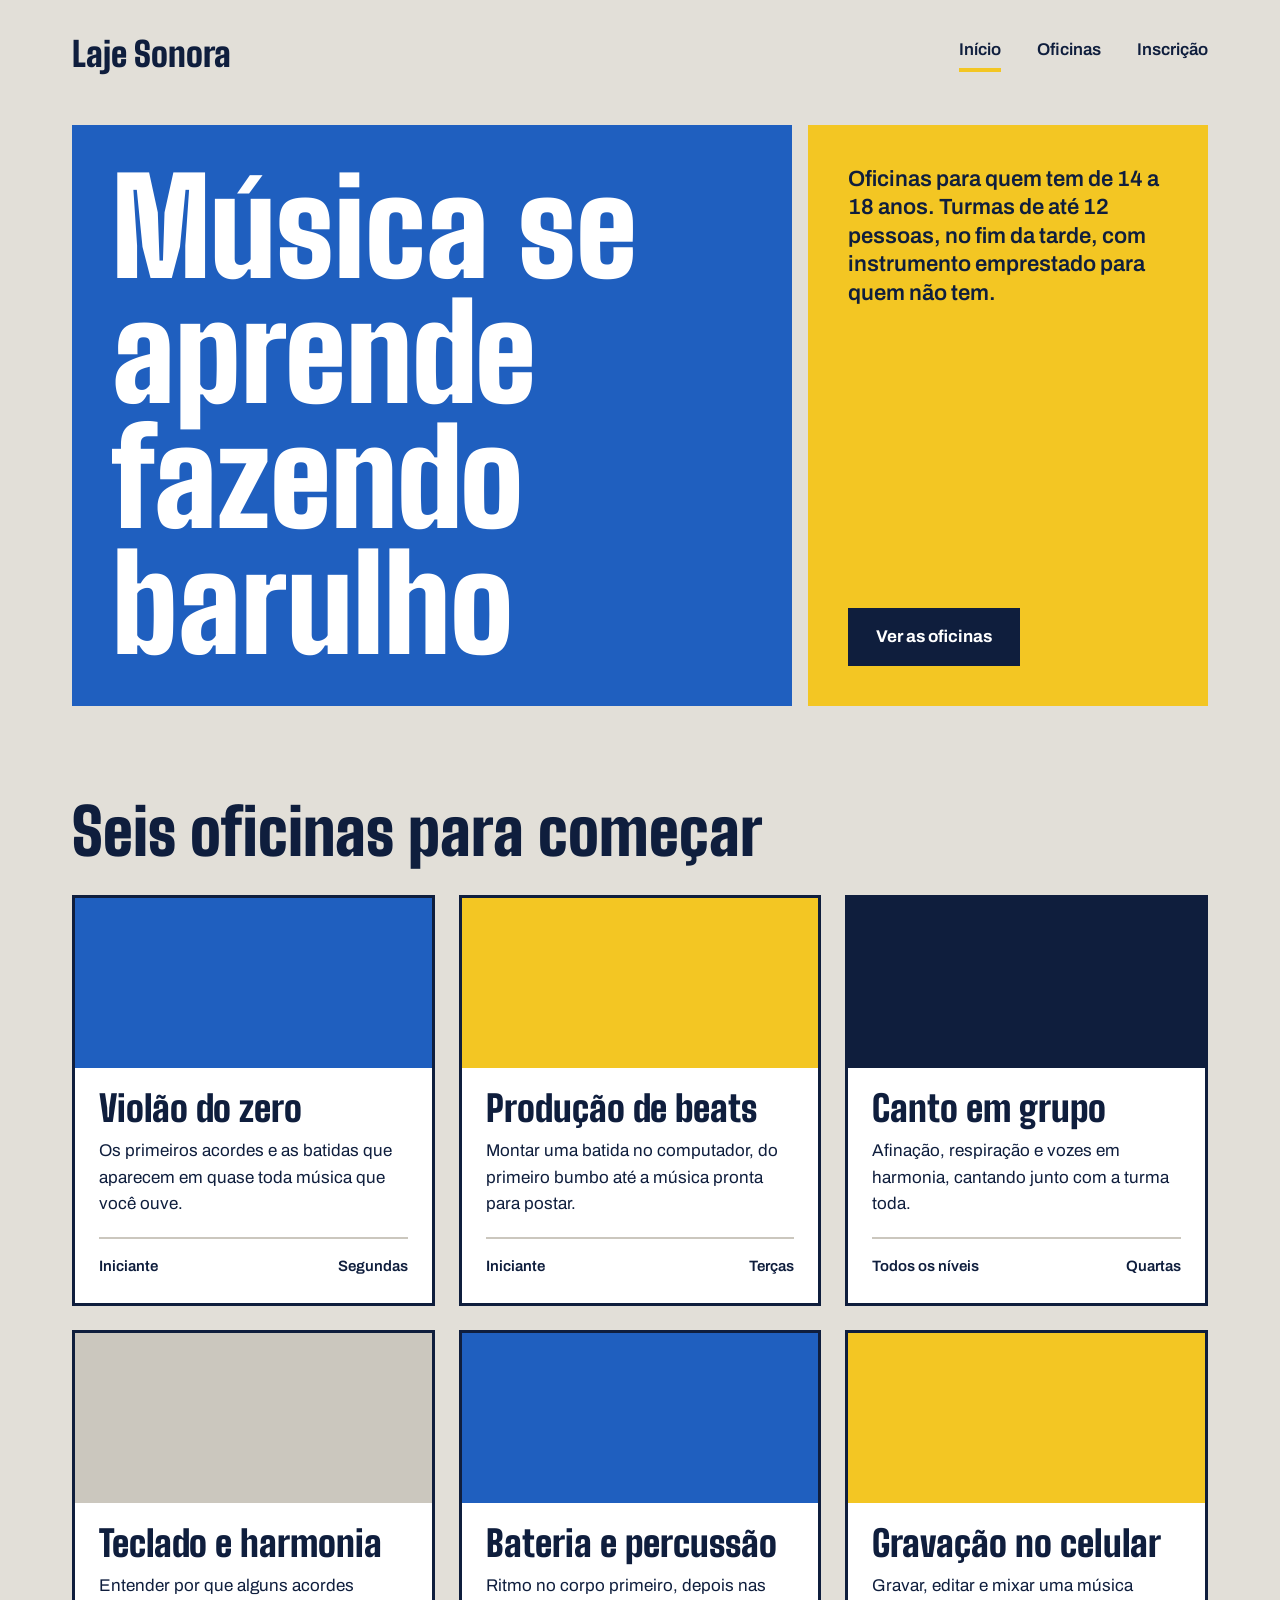
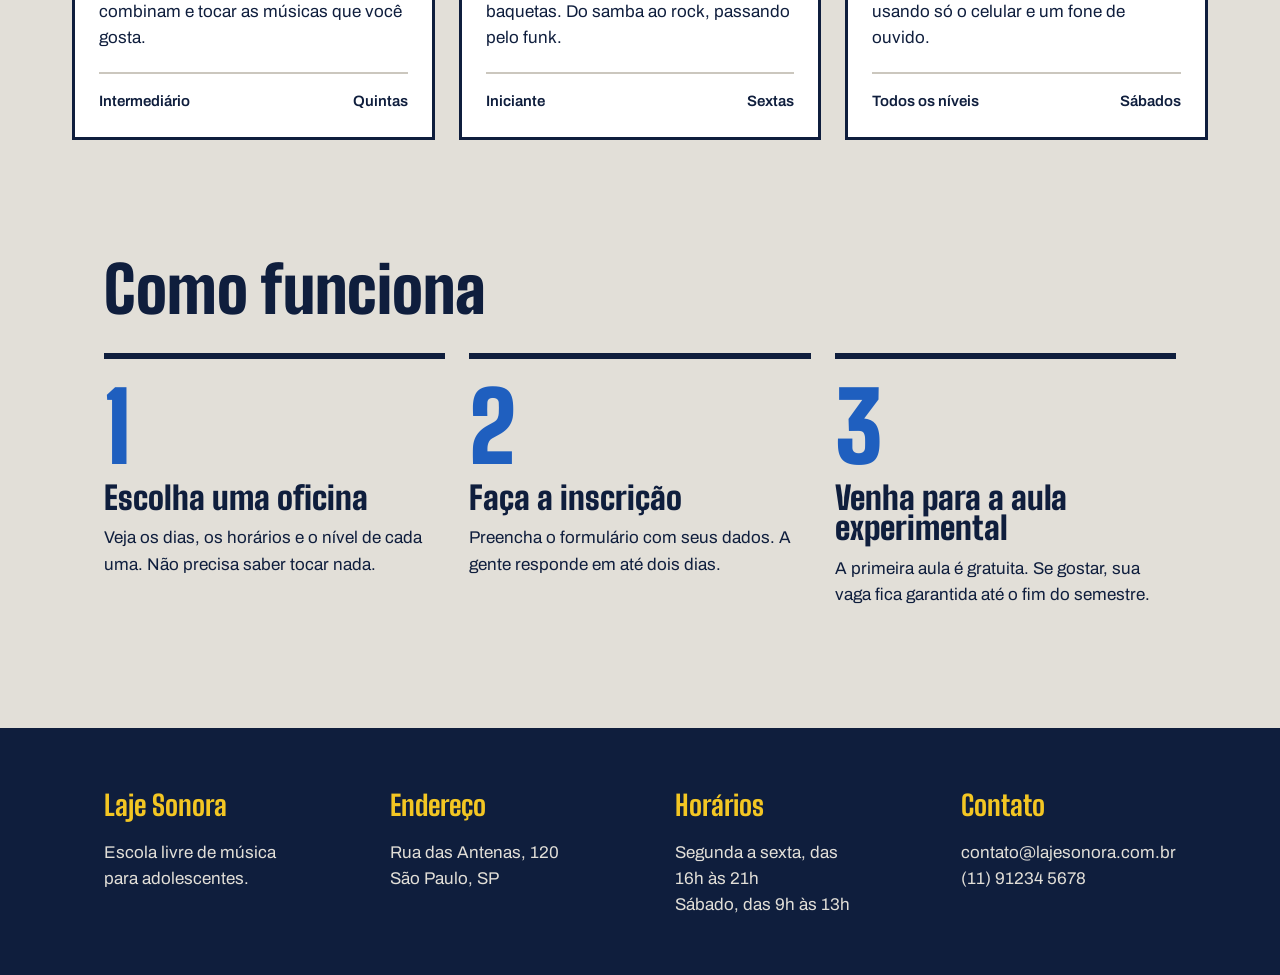
<file: index.html>
<!DOCTYPE html>
<html lang="pt-BR">
<head>
    <meta charset="UTF-8">
    <meta name="viewport" content="width=device-width, initial-scale=1.0">
    <title>Laje Sonora | Início</title>
    <link rel="preconnect" href="https://fonts.googleapis.com">
    <link rel="preconnect" href="https://fonts.gstatic.com" crossorigin>
    <link href="https://fonts.googleapis.com/css2?family=Archivo:ital,wght@0,100..900;1,100..900&family=Big+Shoulders:opsz,wght@10..72,100..900&display=swap" rel="stylesheet">
    <link rel="preconnect" href="https://fonts.googleapis.com">
    <link rel="preconnect" href="https://fonts.gstatic.com" crossorigin>
    <link href="https://fonts.googleapis.com/css2?family=Archivo:ital,wght@0,100..900;1,100..900&display=swap" rel="stylesheet">
    <link rel="stylesheet" href="index.css">
   
</head>
<body>
<header class="conteudo topo">
    <a href="index.html" class="logo">Laje Sonora</a>
    <nav class="menu">
        <a href="index.html" class="atual">Início</a>
        <a href="oficinas.html">Oficinas</a>
        <a href="inscricao.html">Inscrição</a>
    </nav>
</header>

<main>
    <section class="conteudo cartazes">

        <div class="cartaz cartaz-principal">
            <h1>Música se aprende fazendo barulho</h1>
        </div>
        <div class="cartaz cartaz-lateral">
            <p>Oficinas para quem tem de 14 a 18 anos. Turmas de até 12 pessoas, no fim da tarde, com instrumento emprestado para quem não tem.</p>
            <a href="oficinas.html" class="botao">Ver as oficinas</a>
        </div>

    </section>
    <section class="conteudo secao">
        <h2 class="titulo-secao">
            Seis oficinas para começar</h2>

        <div class="cards">
        <article class="card">
            <div class="foto foto-azul"></div>
            <div class="card-texto">
                <h3>Violão do zero</h3>
                <p>Os primeiros acordes e as batidas que aparecem em quase toda música que você ouve.</p>
                <div class="card-info">
                    <span>Iniciante</span>
                    <span>Segundas</span>
                </div>
            </div>


        </article>
        <article class="card">
            <div class="foto foto-amarela"></div>
            <div class="card-texto">
                <h3>Produção de beats</h3>
                <p>Montar uma batida no computador, do primeiro bumbo até a música pronta para postar.</p>
                <div class="card-info">
                    <span>Iniciante</span>
                    <span>Terças</span>
                </div>
            </div>
        </article>
        <article class="card">
            <div class="foto foto-tinta">

            </div>
            <div class="card-texto">
                <h3>Canto em grupo</h3>
                <p>Afinação, respiração e vozes em harmonia, cantando junto com a turma toda.</p>
                <div class="card-info">
                    <span>Todos os níveis</span>
                    <span>Quartas</span>
                </div>
            </div>
        </article>
        <article class="card">
            <div class="foto">
            </div>
            <div class="card-texto">
                <h3>Teclado e harmonia</h3>
                <p>Entender por que alguns acordes combinam e tocar as músicas que você gosta.</p>
                <div class="card-info">
                    <span>Intermediário</span>
                    <span>Quintas</span>
                </div>
            </div>
        </article>
        <article class="card">
            <div class="foto foto-azul">

            </div>
            <div class="card-texto">
                <h3>Bateria e percussão</h3>
                <p>Ritmo no corpo primeiro, depois nas baquetas. Do samba ao rock, passando pelo funk.</p>
                <div class="card-info">
                    <span>Iniciante</span>
                    <span>Sextas</span>
                </div>
            </div>
        </article>
        <article class="card">
            <div class="foto foto-amarela">

            </div>
            <div class="card-texto">
                <h3>Gravação no celular</h3>
                <p>Gravar, editar e mixar uma música usando só o celular e um fone de ouvido.</p>
                <div class="card-info">
                    <span>Todos os níveis</span>
                    <span>Sábados</span>
                </div>
            </div>
        </article>
        <section class="conteudo secao">
            <h2 class="titulo-secao">Como funciona</h2>
            <div class="passos">
            <div class="passo">
                <p class="passo-numero">1</p>
                <h3>Escolha uma oficina</h3>
                <p>Veja os dias, os horários e o nível de cada uma. Não precisa saber tocar nada.</p>
            </div>
              <div class="passo">
                <p class="passo-numero">2</p>
                <h3>Faça a inscrição</h3>
                <p>Preencha o formulário com seus dados. A gente responde em até dois dias.</p>
            </div>
               <div class="passo">
                <p class="passo-numero">3</p>
                <h3>Venha para a aula experimental</h3>
                <p>A primeira aula é gratuita. Se gostar, sua vaga fica garantida até o fim do semestre.</p>
            </div>
            </div>
        </section>
        </div>
    </section>
</main>
    
<footer class="rodape">
    <div class="conteudo rodape-colunas">
        <div class="conteudo rodape-coluna">
            <h4>Laje Sonora</h4>
            <p>Escola livre de música para adolescentes. </p>
        </div>
        <div class="conteudo rodape-coluna">
            <h4>Endereço</h4>
            <p>Rua das Antenas, 120 <br> São Paulo, SP </p>
        </div>
        <div class="conteudo rodape-coluna">
            <h4>Horários</h4>
            <p>Segunda a sexta, das 16h às 21h <br> Sábado, das 9h às 13h</p>
        </div>
        <div class="conteudo rodape-coluna">
            <h4>Contato</h4>
            <p>contato@lajesonora.com.br <br> (11) 91234 5678</p>
        </div>
    </div>
</footer>

</body>
</html>
</file>
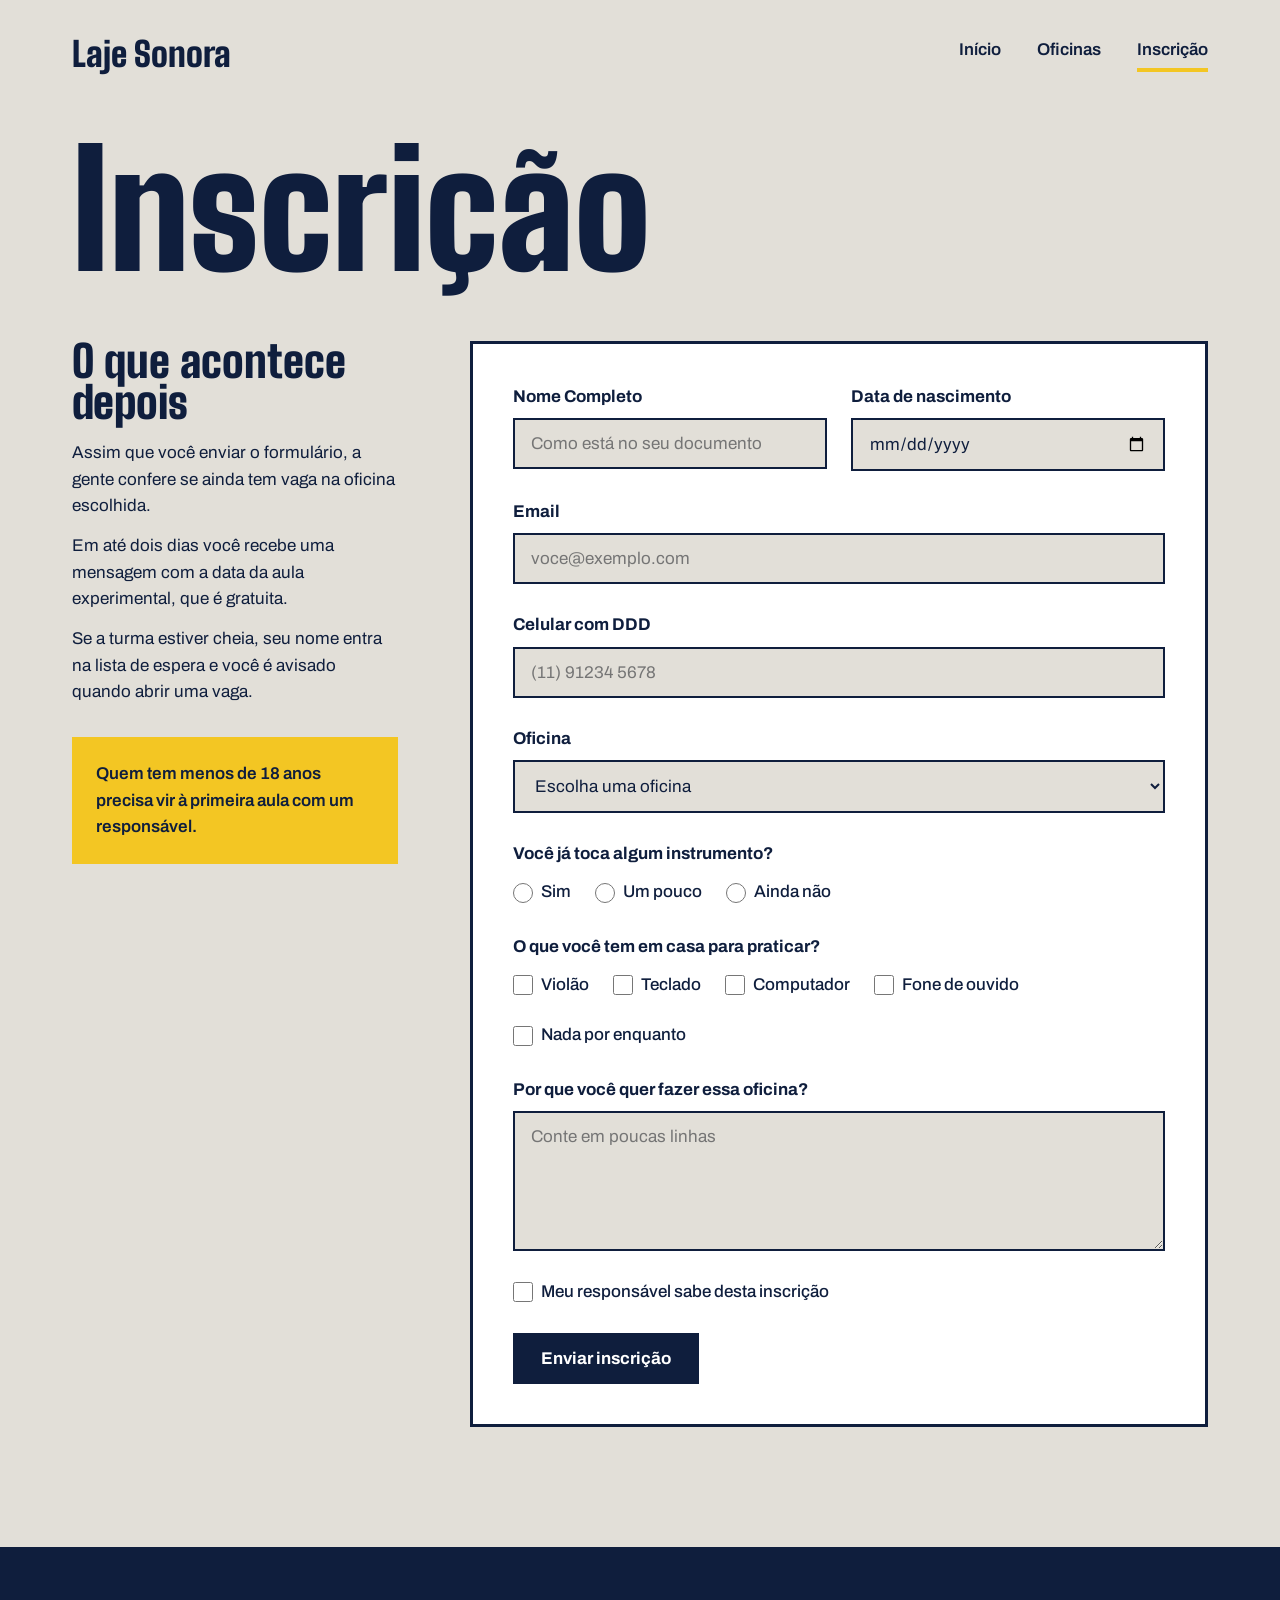
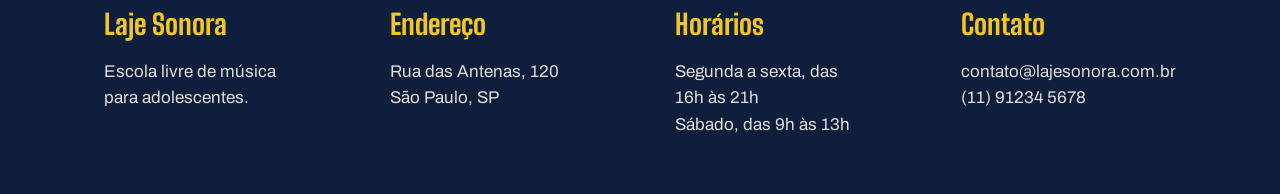
<file: inscricao.html>
<!DOCTYPE html>
<html lang="pt-BR">
<head>
    <meta charset="UTF-8">
    <meta name="viewport" content="width=device-width, initial-scale=1.0">
    <title>Laje Sonora | Inscrição</title>
    <link rel="preconnect" href="https://fonts.googleapis.com">
    <link rel="preconnect" href="https://fonts.gstatic.com" crossorigin>
    <link href="https://fonts.googleapis.com/css2?family=Archivo:ital,wght@0,100..900;1,100..900&family=Big+Shoulders:opsz,wght@10..72,100..900&display=swap" rel="stylesheet">
    <link rel="preconnect" href="https://fonts.googleapis.com">
    <link rel="preconnect" href="https://fonts.gstatic.com" crossorigin>
    <link href="https://fonts.googleapis.com/css2?family=Archivo:ital,wght@0,100..900;1,100..900&display=swap" rel="stylesheet">
    <link rel="stylesheet" href="inscricao.css">
   
</head>
<body>
<header class="conteudo topo">
    <a href="index.html" class="logo">Laje Sonora</a>
    <nav class="menu">
        <a href="index.html">Início</a>
        <a href="oficinas.html" >Oficinas</a>
        <a href="inscricao.html"class="atual">Inscrição</a>
    </nav>
</header>

<main class="conteudo">
    <h1 class="titulo-pagina">Inscrição</h1>
    <div class="inscricao">
        <section class="explicacao">
            <h2>O que acontece depois</h2>
            <p>Assim que você enviar o formulário, a gente confere se ainda tem vaga na oficina escolhida.</p>
            <p>Em até dois dias você recebe uma mensagem com a data da aula experimental, que é gratuita.</p>
            <p>Se a turma estiver cheia, seu nome entra na lista de espera e você é avisado quando abrir uma vaga.</p>
            <p class="aviso">Quem tem menos de 18 anos precisa vir à primeira aula com um responsável.</p>
        </section>
        <form action="#" method="post" class="formulario">
            <div class="linha">
                <div class="campo">
                    <label for="name">Nome Completo</label>
                    <input type="text" id="name" name="nome" placeholder="Como está no seu documento" required>
                </div>
                <div class="campo">
                    <label for="nascimento">Data de nascimento</label>
                    <input type="date" id="nascimento" name="nascimento" placeholder="Como está no seu documento" required>
                </div>

            </div>
             <div class="linha">
                <div class="campo">
                    <label for="email">Email</label>
                    <input type="email" id="email" name="email" placeholder="voce@exemplo.com" required>
                </div>
            </div>
            <div class="linha">
                <div class="campo">
                    <label for="telefone">Celular com DDD</label>
                    <input type="tel" id="telefone" name="telefone" placeholder="(11) 91234 5678" required>
                </div>
            </div>



            <div class="campo">
                    <label for="oficina">Oficina</label>
                    <select name="oficina" id="oficina" required>
                        <option value="">Escolha uma oficina</option>
                        <option value="violao">Violão do zero</option>
                        <option value="beats">Produção de beats</option>
                        <option value="canto">Canto em grupo</option>
                        <option value="teclado">Teclado e harmonia</option>
                        <option value="bateria">Bateria e percussão</option>
                        <option value="gravacao">Gravação no celular</option>

                    </select>
                </div>  

                <fieldset class="grupo">
                    <legend>Você já toca algum instrumento?</legend>
                    <div class="opcoes">
                        <div class="opcao">
                            <input type="radio" id="tocaSim" name="toca" value="sim">
                            <label for="tocaSim">Sim</label>   
                        </div>
                         <div class="opcao">
                            <input type="radio" id="tocaPouco" name="toca" value="pouco">
                            <label for="tocaPouco">Um pouco</label>   
                        </div>
                        <div class="opcao">
                            <input type="radio" id="tocaNao" name="toca" value="nao">
                            <label for="tocaNao">Ainda não</label>   
                        </div>
                    </div>
                </fieldset>

                <fieldset class="grupo">
  <legend>O que você tem em casa para praticar?</legend>
  <div class="opcoes">
    <div class="opcao">
      <input type="checkbox" id="temViolao" name="tem" value="violao">
      <label for="temViolao">Violão</label>
    </div>

    <div class="opcao">
      <input type="checkbox" id="temTeclado" name="tem" value="teclado">
      <label for="temTeclado">Teclado</label>
    </div>

    <div class="opcao">
      <input type="checkbox" id="temComputador" name="tem" value="computador">
      <label for="temComputador">Computador</label>
    </div>

    <div class="opcao">
      <input type="checkbox" id="temFone" name="tem" value="fone">
      <label for="temFone">Fone de ouvido</label>
    </div>

    <div class="opcao">
      <input type="checkbox" id="temNada" name="tem" value="nada">
      <label for="temNada">Nada por enquanto</label>
    </div>
  </div>
</fieldset>
<div class="campo">
  <label for="motivo">Por que você quer fazer essa oficina?</label>
  <textarea id="motivo" name="motivo" placeholder="Conte em poucas linhas"></textarea>
</div>

<div class="opcao">
  <input type="checkbox" id="responsavel" name="responsavel" required>
  <label for="responsavel">Meu responsável sabe desta inscrição</label>
</div>

<div>
  <button type="submit" class="botao">Enviar inscrição</button>
</div>


        </form>

    </div>
</main>
    
<footer class="rodape">
    <div class="conteudo rodape-colunas">
        <div class="conteudo rodape-coluna">
            <h4>Laje Sonora</h4>
            <p>Escola livre de música para adolescentes. </p>
        </div>
        <div class="conteudo rodape-coluna">
            <h4>Endereço</h4>
            <p>Rua das Antenas, 120 <br> São Paulo, SP </p>
        </div>
        <div class="conteudo rodape-coluna">
            <h4>Horários</h4>
            <p>Segunda a sexta, das 16h às 21h <br> Sábado, das 9h às 13h</p>
        </div>
        <div class="conteudo rodape-coluna">
            <h4>Contato</h4>
            <p>contato@lajesonora.com.br <br> (11) 91234 5678</p>
        </div>
    </div>
</footer>

</body>
</html>
</file>
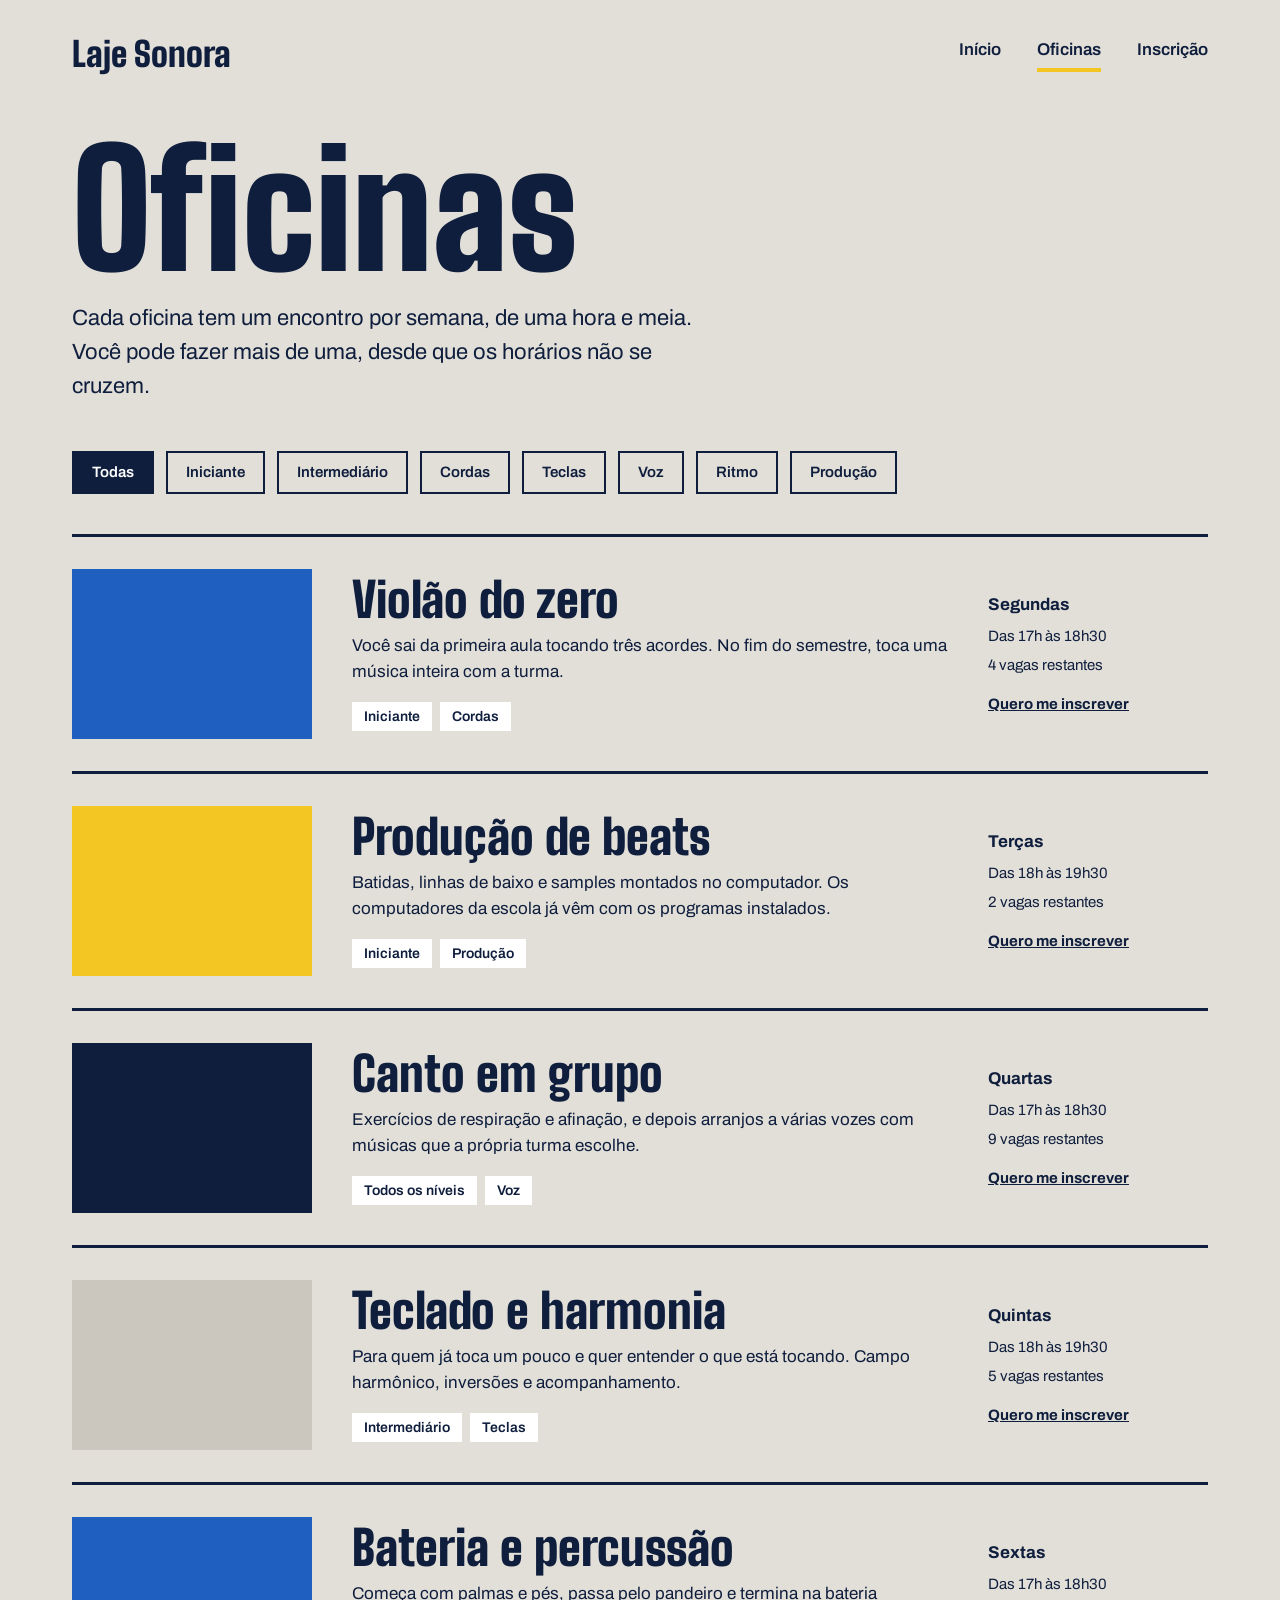
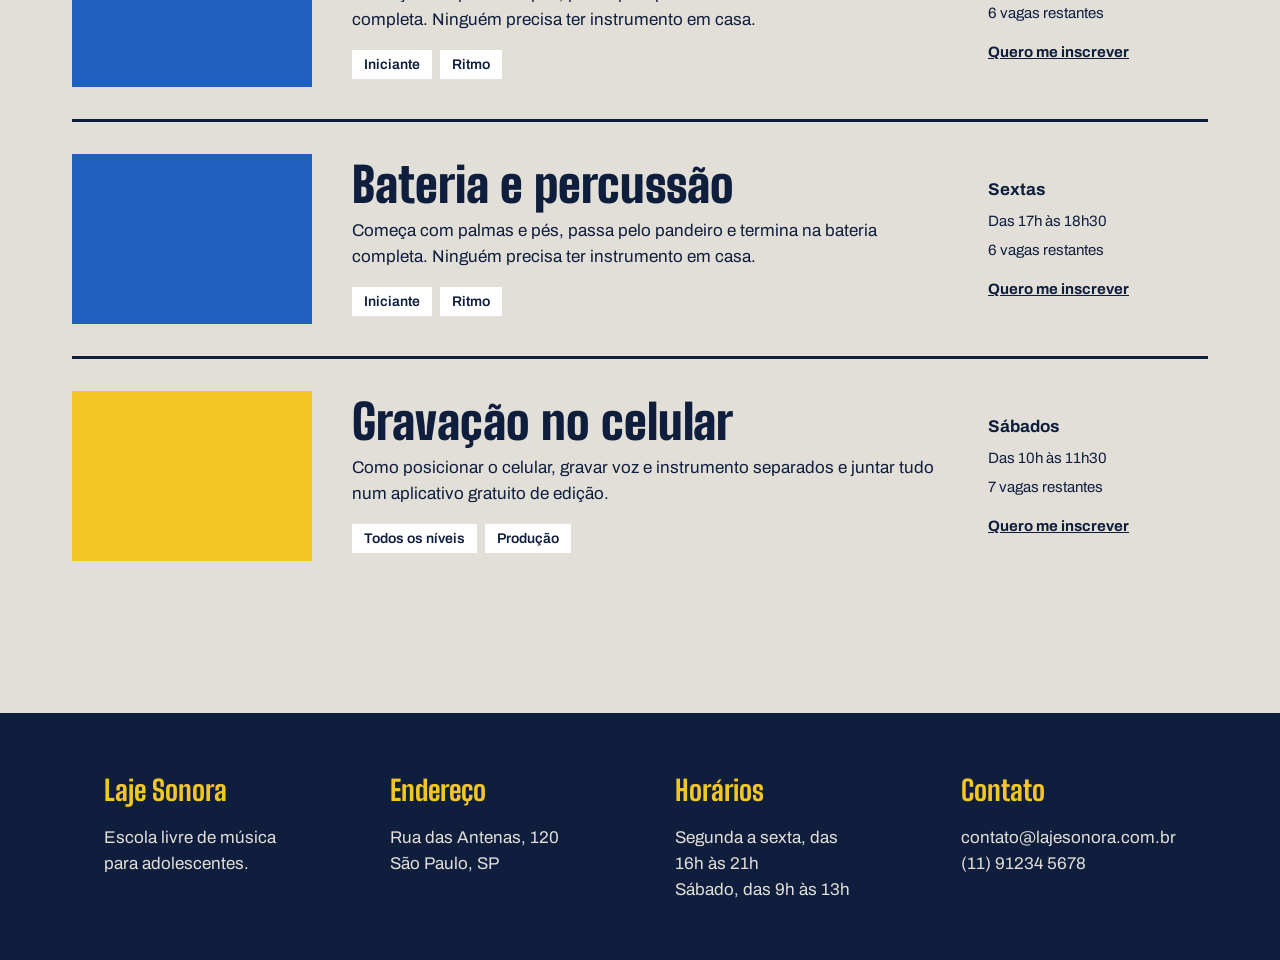
<file: oficinas.html>
<!DOCTYPE html>
<html lang="pt-BR">
<head>
    <meta charset="UTF-8">
    <meta name="viewport" content="width=device-width, initial-scale=1.0">
    <title>Laje Sonora | Oficinas</title>
    <link rel="preconnect" href="https://fonts.googleapis.com">
    <link rel="preconnect" href="https://fonts.gstatic.com" crossorigin>
    <link href="https://fonts.googleapis.com/css2?family=Archivo:ital,wght@0,100..900;1,100..900&family=Big+Shoulders:opsz,wght@10..72,100..900&display=swap" rel="stylesheet">
    <link rel="preconnect" href="https://fonts.googleapis.com">
    <link rel="preconnect" href="https://fonts.gstatic.com" crossorigin>
    <link href="https://fonts.googleapis.com/css2?family=Archivo:ital,wght@0,100..900;1,100..900&display=swap" rel="stylesheet">
    <link rel="stylesheet" href="oficinas.css">
   
</head>
<body>
<header class="conteudo topo">
    <a href="index.html" class="logo">Laje Sonora</a>
    <nav class="menu">
        <a href="index.html">Início</a>
        <a href="oficinas.html" class="atual">Oficinas</a>
        <a href="inscricao.html">Inscrição</a>
    </nav>
</header>

<main class="conteudo">

    <h1 class="titulo-pagina">Oficinas</h1>
    <p class="subtitulo-pagina">Cada oficina tem um encontro por semana, de uma hora e meia. Você pode fazer mais de uma, desde que os horários não se cruzem.</p>
    <div class="filtros">
    <span class="filtro ativo">Todas</span>
    <span class="filtro">Iniciante</span>
    <span class="filtro">Intermediário</span>
    <span class="filtro">Cordas</span>
    <span class="filtro">Teclas</span>
    <span class="filtro">Voz</span>
    <span class="filtro">Ritmo</span>
    <span class="filtro">Produção</span>
    </div>

<div class="lista">
<article class="oficina">
    <div class="foto foto-azul">

    </div>
    <div class="oficina-texto">
        <h2>Violão do zero</h2>
        <p>Você sai da primeira aula tocando três acordes. No fim do semestre, toca uma música inteira com a turma.</p>
        <div class="etiquetas">
           <span class="etiqueta">Iniciante</span>
           <span class="etiqueta">Cordas</span>
        </div>
    </div>
    <div class="oficina-detalhes">
        <strong>Segundas</strong>
        <span>Das 17h às 18h30</span>
        <span>4 vagas restantes</span>
        <a href="inscricao.html">Quero me inscrever</a>
    </div>
</article>

<article class="oficina">
    <div class="foto foto-amarela">

    </div>
    <div class="oficina-texto">
        <h2>Produção de beats</h2>
        <p>Batidas, linhas de baixo e samples montados no computador. Os computadores da escola já vêm com os programas instalados.</p>
        <div class="etiquetas">
           <span class="etiqueta">Iniciante</span>
           <span class="etiqueta">Produção</span>
        </div>
    </div>
    <div class="oficina-detalhes">
        <strong>Terças</strong>
        <span>Das 18h às 19h30</span>
        <span>2 vagas restantes</span>
        <a href="inscricao.html">Quero me inscrever</a>
    </div>
</article>

<article class="oficina">
    <div class="foto foto-tinta">

    </div>
    <div class="oficina-texto">
        <h2>Canto em grupo</h2>
        <p>Exercícios de respiração e afinação, e depois arranjos a várias vozes com músicas que a própria turma escolhe.</p>
        <div class="etiquetas">
           <span class="etiqueta">Todos os níveis</span>
           <span class="etiqueta">Voz</span>
        </div>
    </div>
    <div class="oficina-detalhes">
        <strong>Quartas</strong>
        <span>Das 17h às 18h30</span>
        <span>9 vagas restantes</span>
        <a href="inscricao.html">Quero me inscrever</a>
    </div>
</article>

<article class="oficina">
    <div class="foto">

    </div>
    <div class="oficina-texto">
        <h2>Teclado e harmonia</h2>
        <p>Para quem já toca um pouco e quer entender o que está tocando. Campo harmônico, inversões e acompanhamento.</p>
        <div class="etiquetas">
           <span class="etiqueta">Intermediário</span>
           <span class="etiqueta">Teclas</span>
        </div>
    </div>
    <div class="oficina-detalhes">
        <strong>Quintas</strong>
        <span>Das 18h às 19h30</span>
        <span>5 vagas restantes</span>
        <a href="inscricao.html">Quero me inscrever</a>
    </div>
</article>

<article class="oficina">
    <div class="foto foto-azul">

    </div>
    <div class="oficina-texto">
        <h2>Bateria e percussão</h2>
        <p>Começa com palmas e pés, passa pelo pandeiro e termina na bateria completa. Ninguém precisa ter instrumento em casa.</p>
        <div class="etiquetas">
           <span class="etiqueta">Iniciante</span>
           <span class="etiqueta">Ritmo</span>
        </div>
    </div>
    <div class="oficina-detalhes">
        <strong>Sextas</strong>
        <span>Das 17h às 18h30</span>
        <span>6 vagas restantes</span>
        <a href="inscricao.html">Quero me inscrever</a>
    </div>
</article>

<article class="oficina">
    <div class="foto foto-azul">

    </div>
    <div class="oficina-texto">
        <h2>Bateria e percussão</h2>
        <p>Começa com palmas e pés, passa pelo pandeiro e termina na bateria completa. Ninguém precisa ter instrumento em casa.</p>
        <div class="etiquetas">
           <span class="etiqueta">Iniciante</span>
           <span class="etiqueta">Ritmo</span>
        </div>
    </div>
    <div class="oficina-detalhes">
        <strong>Sextas</strong>
        <span>Das 17h às 18h30</span>
        <span>6 vagas restantes</span>
        <a href="inscricao.html">Quero me inscrever</a>
    </div>
</article>

<article class="oficina">
    <div class="foto foto-amarela">

    </div>
    <div class="oficina-texto">
        <h2>Gravação no celular</h2>
        <p>Como posicionar o celular, gravar voz e instrumento separados e juntar tudo num aplicativo gratuito de edição.</p>
        <div class="etiquetas">
           <span class="etiqueta">Todos os níveis</span>
           <span class="etiqueta">Produção</span>
        </div>
    </div>
    <div class="oficina-detalhes">
        <strong>Sábados</strong>
        <span>Das 10h às 11h30</span>
        <span>7 vagas restantes</span>
        <a href="inscricao.html">Quero me inscrever</a>
    </div>
</article>
</div>

    </div>
   
</main>
    
<footer class="rodape">
    <div class="conteudo rodape-colunas">
        <div class="conteudo rodape-coluna">
            <h4>Laje Sonora</h4>
            <p>Escola livre de música para adolescentes. </p>
        </div>
        <div class="conteudo rodape-coluna">
            <h4>Endereço</h4>
            <p>Rua das Antenas, 120 <br> São Paulo, SP </p>
        </div>
        <div class="conteudo rodape-coluna">
            <h4>Horários</h4>
            <p>Segunda a sexta, das 16h às 21h <br> Sábado, das 9h às 13h</p>
        </div>
        <div class="conteudo rodape-coluna">
            <h4>Contato</h4>
            <p>contato@lajesonora.com.br <br> (11) 91234 5678</p>
        </div>
    </div>
</footer>

</body>
</html>
</file>
<file: index.css>
* {
  margin: 0;
  padding: 0;
  box-sizing: border-box;
}
 
:root {
  --concreto: #E2DFD8;
  --concreto-escuro: #CBC7BE;
  --tinta: #0F1E3D;
  --caixa-dagua: #1F5FBF;
  --fita: #F3C623;
  --branco: #FFFFFF;
 
  --fonte-cartaz: "Big Shoulders", "Arial Narrow", sans-serif;
  --fonte-texto: "Archivo", Arial, sans-serif;
}
 
body {
  background: var(--concreto);
  color: var(--tinta);
  font-family: var(--fonte-texto);
  font-size: 17px;
  line-height: 1.55;
}
 
a {
  color: inherit;
}
 
h1,
h2,
h3 {
  font-family: var(--fonte-cartaz);
  font-weight: 900;
  line-height: 0.95;
}
 
.conteudo {
  max-width: 1200px;
  margin-inline: auto;
  padding-inline: 32px;
}
 
.topo {
  padding-block: 28px;
  display: flex;
  justify-content: space-between;
  align-items: center;
}
 
.logo {
  font-family: var(--fonte-cartaz);
  font-size: 34px;
  font-weight: 900;
  text-decoration: none;
}
 
.menu {
  display: flex;
  gap: 36px;
}
 
.menu a {
  font-weight: 600;
  text-decoration: none;
  padding-bottom: 4px;
  border-bottom: 4px solid transparent;
}
 
.menu a:hover {
  border-bottom-color: var(--tinta);
}
 
.menu a.atual {
  border-bottom-color: var(--fita);
}
 
.cartazes {
  margin-top: 16px;
  display: flex;
  gap: 16px;
}
 
.cartaz {
  padding: 40px;
}
 
.cartaz-principal {
  background: var(--caixa-dagua);
  color: var(--branco);
  flex: 2;
}
 
.cartaz-principal h1 {
  font-size: 132px;
  max-width: 9ch;
}
 
.cartaz-lateral {
  background: var(--fita);
  flex: 1;
  display: flex;
  flex-direction: column;
  justify-content: space-between;
  gap: 32px;
  align-items: flex-start;
}
 
.cartaz-lateral p {
  font-size: 22px;
  font-weight: 600;
  line-height: 1.3;
}
 
.botao {
  background: var(--tinta);
  color: var(--branco);
  font-weight: 700;
  text-decoration: none;
  padding: 16px 28px;
  border: none;
  font-family: var(--fonte-texto);
  font-size: 17px;
  cursor: pointer;
}
 
.botao:hover {
  background: var(--caixa-dagua);
}
 
.secao {
  margin-top: 96px;
}
 
.titulo-secao {
  font-size: 64px;
  margin-bottom: 32px;
}
 
.cards {
  display: flex;
  flex-wrap: wrap;
  gap: 24px;
}
 
.card {
  background: var(--branco);
  border: 3px solid var(--tinta);
  flex: 1 1 340px;
}
 
.card .foto {
  height: 170px;
}
 
.foto {
  background: var(--concreto-escuro);
}
 
.foto-azul {
  background: var(--caixa-dagua);
}
 
.foto-amarela {
  background: var(--fita);
}
 
.foto-tinta {
  background: var(--tinta);
}
 
.card-texto {
  padding: 24px;
}
 
.card h3 {
  font-size: 36px;
  margin-bottom: 12px;
}
 
.card-info {
  margin-top: 20px;
  padding-top: 16px;
  border-top: 2px solid var(--concreto-escuro);
  font-weight: 600;
  font-size: 15px;
  display: flex;
  justify-content: space-between;
}

.passos{
 display: flex;
 gap: 24px;
}

.passo{
  border-top: 6px solid var(--tinta);
  padding-top: 20px;
  flex: 1;
}

.passo-numero {
  font-family: var(--fonte-cartaz);
  font-size: 96px;
  font-weight: 900;
  line-height: 1;
  color: var(--caixa-dagua);
}

.passo h3{
  font-size: 32px;
  margin-block: 8px 12px;
}

.rodape{
margin-top: 120px;
background-color: var(--tinta);
color: var(--concreto);
padding-block: 56px;
}

.rodape-colunas{
  display: flex;
  gap: 40px;
}

.rodape-coluna{
flex: 1;
}

.rodape h4{
font-family: var(--fonte-cartaz);
font-size: 28px;
color: var(--fita);
margin-bottom: 12px;

}

@media (max-width: 800px) {
  .cartazes, .passos, .rodape-colunas {
    flex-direction: column;
  }

  .cartaz-principal h1 {
    font-size: 84px;
  }
}
</file>
<file: inscricao.css>
* {
  margin: 0;
  padding: 0;
  box-sizing: border-box;
}
 
:root {
  --concreto: #E2DFD8;
  --concreto-escuro: #CBC7BE;
  --tinta: #0F1E3D;
  --caixa-dagua: #1F5FBF;
  --fita: #F3C623;
  --branco: #FFFFFF;
 
  --fonte-cartaz: "Big Shoulders", "Arial Narrow", sans-serif;
  --fonte-texto: "Archivo", Arial, sans-serif;
}
 
body {
  background: var(--concreto);
  color: var(--tinta);
  font-family: var(--fonte-texto);
  font-size: 17px;
  line-height: 1.55;
}
 
a {
  color: inherit;
}
 
h1,
h2,
h3 {
  font-family: var(--fonte-cartaz);
  font-weight: 900;
  line-height: 0.95;
}
 
.conteudo {
  max-width: 1200px;
  margin-inline: auto;
  padding-inline: 32px;
}

.topo {
  padding-block: 28px;
  display: flex;
  justify-content: space-between;
  align-items: center;
}

.rodape{
margin-top: 120px;
background-color: var(--tinta);
color: var(--concreto);
padding-block: 56px;
}

.rodape-colunas{
  display: flex;
  gap: 40px;
}

.rodape-coluna{
flex: 1;
}

.rodape h4{
font-family: var(--fonte-cartaz);
font-size: 28px;
color: var(--fita);
margin-bottom: 12px;

}

.logo {
  font-family: var(--fonte-cartaz);
  font-size: 34px;
  font-weight: 900;
  text-decoration: none;
}
 
.menu {
  display: flex;
  gap: 36px;
}
 
.menu a {
  font-weight: 600;
  text-decoration: none;
  padding-bottom: 4px;
  border-bottom: 4px solid transparent;
}
 
.menu a:hover {
  border-bottom-color: var(--tinta);
}
 
.menu a.atual {
  border-bottom-color: var(--fita);
}

.rodape{
margin-top: 120px;
background-color: var(--tinta);
color: var(--concreto);
padding-block: 56px;
}

.titulo-pagina {
  font-size: 160px;
  margin-top: 24px;
}

.botao {
  background: var(--tinta);
  color: var(--branco);
  font-weight: 700;
  text-decoration: none;
  padding: 16px 28px;
  border: none;
  font-family: var(--fonte-texto);
  font-size: 17px;
  cursor: pointer;
}
 
.botao:hover {
  background: var(--caixa-dagua);
}

.inscricao{
    margin-top: 56px;
    display: flex;
    gap: 72px;
}

.explicacao{
    flex: 1;
}

.explicacao h2 {
  font-size: 44px;
  margin-bottom: 16px;
}

.explicacao p + p {
  margin-top: 14px;
}

.explicacao .aviso {
  margin-top: 32px;
  padding: 24px;
  background-color: var(--fita);
  font-weight: 600;
}

.formulario {
  background-color: var(--branco);
  border: 3px solid var(--tinta);
  padding: 40px;
  flex: 2;
  display: flex;
  flex-direction: column;
  gap: 28px;
}

.linha {
  display: flex;
  gap: 24px;
}

.campo {
  flex: 1;
  display: flex;
  flex-direction: column;
  gap: 8px;
}

.grupo legend {
  margin-bottom: 12px;
}

.opcoes {
  display: flex;
  flex-wrap: wrap;
  gap: 24px;
}

.opcao {
  display: flex;
  align-items: center;
  gap: 8px;
}

.formulario label,
.formulario legend {
  font-weight: 700;
}

.formulario fieldset {
  border: none;
}

.formulario input[type="text"],
.formulario input[type="email"],
.formulario input[type="tel"],
.formulario input[type="date"],
.formulario select,
.formulario textarea {
  width: 100%;
  padding: 14px 16px;
  border: 2px solid var(--tinta);
  background-color: var(--concreto);
  font-family: var(--fonte-texto);
  font-size: 17px;
  color: var(--tinta);
}

.formulario input:focus,
.formulario select:focus,
.formulario textarea:focus {
  outline: 3px solid var(--caixa-dagua);
  outline-offset: 2px;
  background-color: var(--branco);
}

.formulario textarea{
    height: 140px;
    resize: vertical;
}

.formulario .opcao label{
    font-weight: 500;
}

.formulario input[type="radio"],
.formulario input[type="checkbox"] {
  width: 20px;
  height: 20px;
  accent-color: var(--caixa-dagua)
}

@media (max-width: 800px) {
  .inscricao, .linha, .rodape-colunas {
    flex-direction: column;
  }

  .titulo-pagina {
    font-size: 96px;
  }
}
</file>
<file: oficinas.css>
* {
  margin: 0;
  padding: 0;
  box-sizing: border-box;
}
 
:root {
  --concreto: #E2DFD8;
  --concreto-escuro: #CBC7BE;
  --tinta: #0F1E3D;
  --caixa-dagua: #1F5FBF;
  --fita: #F3C623;
  --branco: #FFFFFF;
 
  --fonte-cartaz: "Big Shoulders", "Arial Narrow", sans-serif;
  --fonte-texto: "Archivo", Arial, sans-serif;
}
 
body {
  background: var(--concreto);
  color: var(--tinta);
  font-family: var(--fonte-texto);
  font-size: 17px;
  line-height: 1.55;
}
 
a {
  color: inherit;
}
 
h1,
h2,
h3 {
  font-family: var(--fonte-cartaz);
  font-weight: 900;
  line-height: 0.95;
}
 
.conteudo {
  max-width: 1200px;
  margin-inline: auto;
  padding-inline: 32px;
}
 
.topo {
  padding-block: 28px;
  display: flex;
  justify-content: space-between;
  align-items: center;
}
 
.logo {
  font-family: var(--fonte-cartaz);
  font-size: 34px;
  font-weight: 900;
  text-decoration: none;
}
 
.menu {
  display: flex;
  gap: 36px;
}
 
.menu a {
  font-weight: 600;
  text-decoration: none;
  padding-bottom: 4px;
  border-bottom: 4px solid transparent;
}
 
.menu a:hover {
  border-bottom-color: var(--tinta);
}
 
.menu a.atual {
  border-bottom-color: var(--fita);
}

.rodape{
margin-top: 120px;
background-color: var(--tinta);
color: var(--concreto);
padding-block: 56px;
}

.rodape-colunas{
  display: flex;
  gap: 40px;
}

.rodape-coluna{
flex: 1;
}

.rodape h4{
font-family: var(--fonte-cartaz);
font-size: 28px;
color: var(--fita);
margin-bottom: 12px;

}

.foto {
  background: var(--concreto-escuro);
}
 
.foto-azul {
  background: var(--caixa-dagua);
}
 
.foto-amarela {
  background: var(--fita);
}
 
.foto-tinta {
  background: var(--tinta);
}

.titulo-pagina {
  font-size: 160px;
  margin-top: 24px;
}

.subtitulo-pagina {
  font-size: 22px;
  max-width: 640px;
  margin-top: 16px;
}

.filtros {
  margin-top: 48px;
  display: flex;
  flex-wrap: wrap;
  gap: 12px;
}

.filtro {
  border: 2px solid var(--tinta);
  padding: 8px 18px;
  font-weight: 600;
  font-size: 15px;
}

.filtro.ativo {
  background-color: var(--tinta);
  color: var(--branco);
}

.lista {
  margin-top: 40px;
}

.oficina {
  padding-block: 32px;
  border-top: 3px solid var(--tinta);
  display: flex;
  align-items: center;
  gap: 40px;
}

.oficina .foto {
  width: 240px;
  height: 170px;
  flex-shrink: 0;
}

.oficina-texto {
  flex: 1;
}

.oficina h2 {
  font-size: 48px;
  margin-bottom: 10px;
}

.etiquetas {
  margin-top: 16px;
  display: flex;
  gap: 8px;
}

.etiqueta {
  background-color: var(--branco);
  padding: 4px 12px;
  font-size: 14px;
  font-weight: 600;
}

.oficina-detalhes {
  width: 220px;
  font-size: 15px;
  display: flex;
  flex-direction: column;
  gap: 6px;
}

.oficina-detalhes strong {
  font-size: 17px;
}

.oficina-detalhes a {
  margin-top: 10px;
  font-weight: 700;
}

@media (max-width: 800px) {
  .oficina,
  .rodape-colunas {
    flex-direction: column;
    align-items: stretch;
  }

  .titulo-pagina {
    font-size: 96px;
  }

  .oficina .foto,
  .oficina-detalhes {
    width: 100%;
  }
}
</file>
